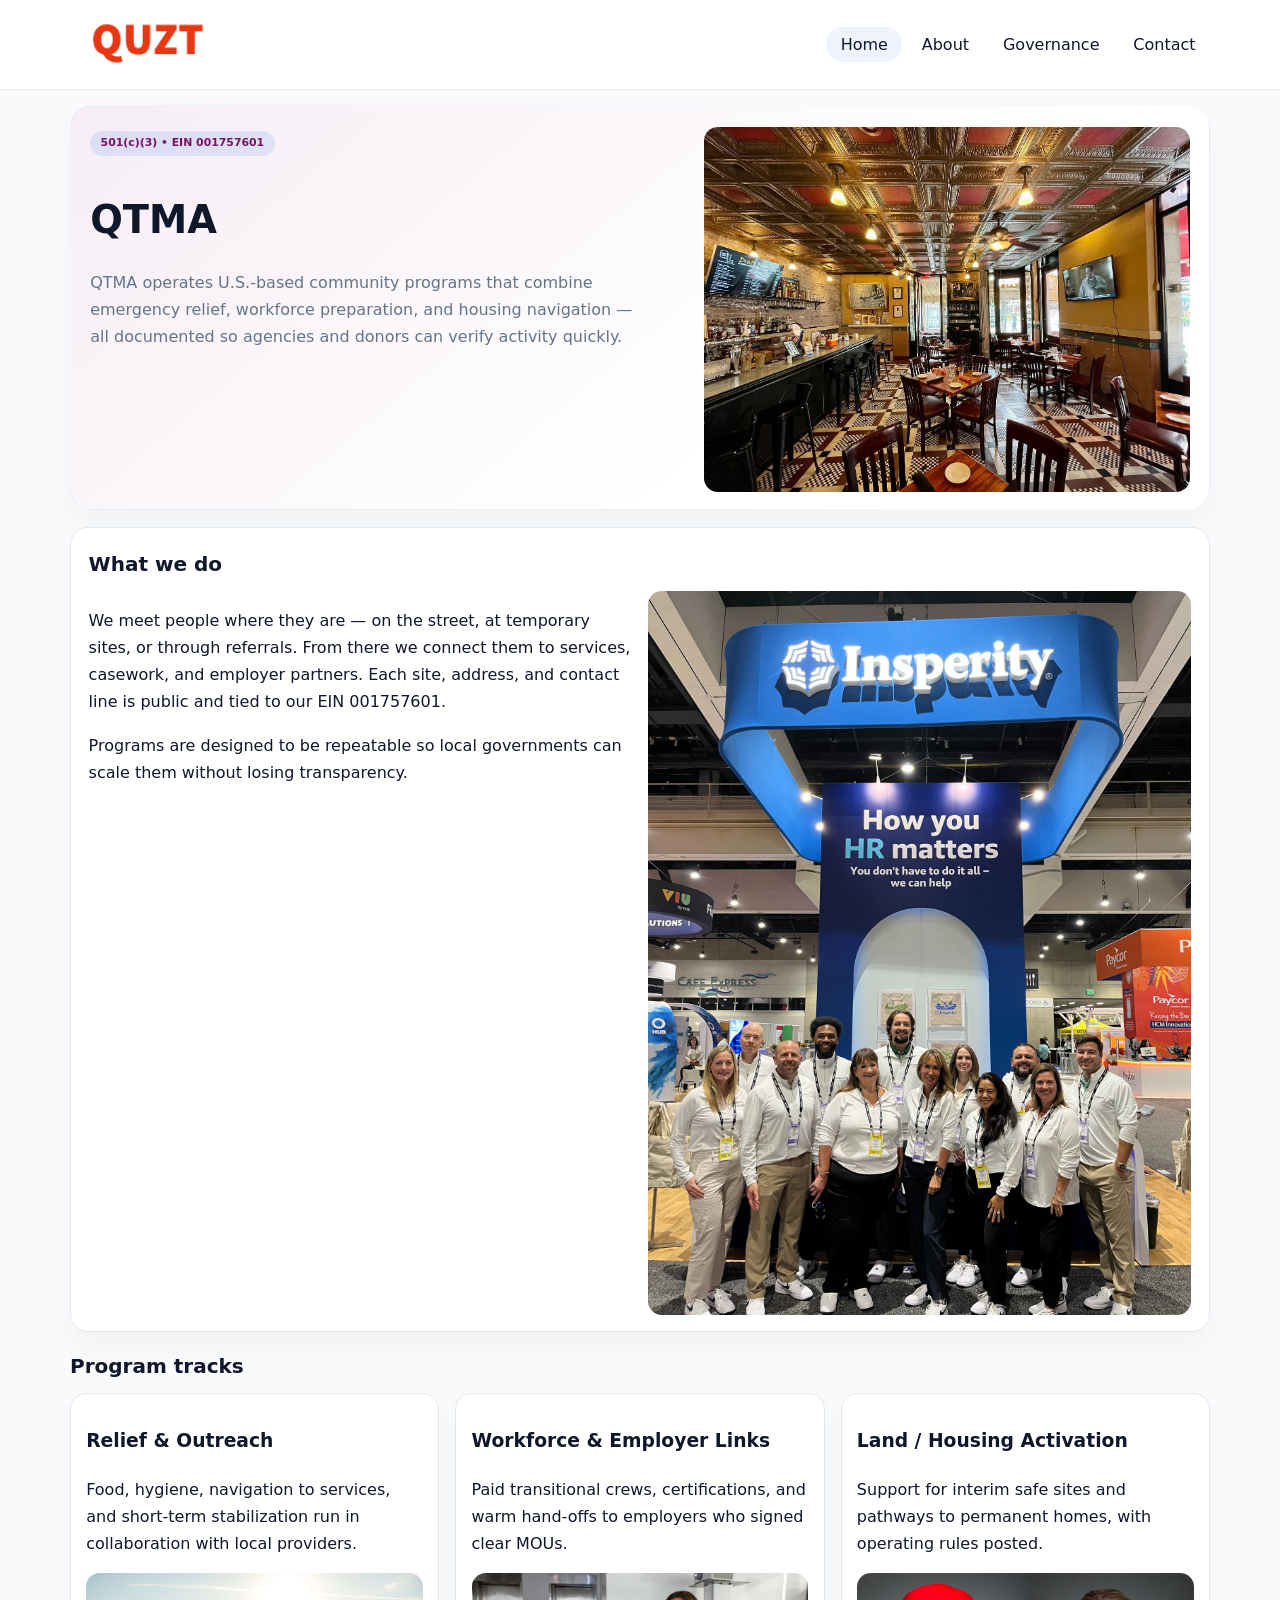
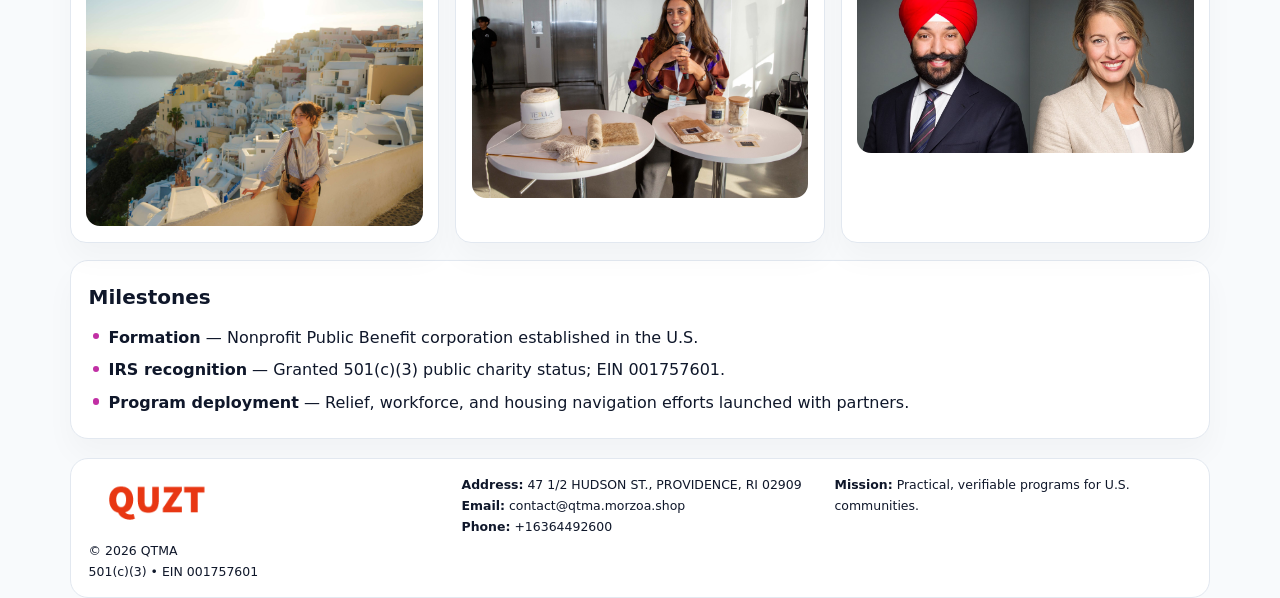
<file: index.html>
<!doctype html><html lang="en"><head>
<meta charset="utf-8">
<meta name="viewport" content="width=device-width,initial-scale=1">
<title>QTMA – Nonprofit • 2025</title>
<link rel="stylesheet" href="assets/styles.css">
<link rel="icon" href="images/logo.png">
<meta name="data-ein" content="001757601">
<meta name="data-name" content="QTMA">
<meta name="data-email" content="contact@qtma.morzoa.shop">
<meta name="data-phone" content="+16364492600">
<meta name="data-address" content="47 1/2 HUDSON ST., PROVIDENCE, RI 02909">
<meta name="data-map" content="47+1+2+HUDSON+ST+,+PROVIDENCE,+RI+02909">
  <meta name="description" content="Our nonprofit strengthens the community with programs focused on community services, education, and direct relief.">
<meta name="facebook-domain-verification" content="owknqxbwso4nags06pyuw1irchbbo9" />
</head><body>
<div style="position:absolute;left:-9999px;top:-9999px;opacity:0" data-uniq="{{UNIQUE_BLOB}}">
  <span>Our nonprofit strengthens the community with programs focused on community services, education, and direct relief.</span><svg width="12" height="12" viewBox="0 0 12 12" xmlns="http://www.w3.org/2000/svg"><circle cx="6" cy="6" r="5" fill="#9d174d"/></svg><img src="images/hero.jpg" width="1" height="1" alt="" loading="lazy"/>
</div>

<header>
  <div class="topbar">
    <a href="index.html"><img src="images/logo.png" style="width:155px" alt=""></a>
    <nav>
      <a class="active" href="index.html">Home</a>
      <a href="about.html">About</a>
      <a href="governance.html">Governance</a>
      <a href="contact.html">Contact</a>
    </nav>
  </div>
</header>

<section class="c13ff509e36">
  <div>
    <span class="c0dfa7cd693">501(c)(3) • EIN 001757601</span>
    <h1>QTMA</h1>
    <p class="c8760d9a27e">QTMA operates U.S.-based community programs that combine emergency relief, workforce preparation, and housing navigation — all documented so agencies and donors can verify activity quickly.</p>
  </div>
  <img src="images/hero.jpg" alt="Community program">
</section>

<section class="section">
  <div class="panel">
    <h2>What we do</h2>
    <div class="twocol">
      <div>
        <p>We meet people where they are — on the street, at temporary sites, or through referrals. From there we connect them to services, casework, and employer partners. Each site, address, and contact line is public and tied to our EIN 001757601.</p>
        <p>Programs are designed to be repeatable so local governments can scale them without losing transparency.</p>
      </div>
      <div>
        <img src="images/community.jpg" alt="Community work">
      </div>
    </div>
  </div>
</section>

<section class="section">
  <h2>Program tracks</h2>
  <div class="cards">
    <article class="c8b75a6af51">
      <h3>Relief & Outreach</h3>
      <p>Food, hygiene, navigation to services, and short-term stabilization run in collaboration with local providers.</p>
      <img src="images/relief.jpg" alt="" style="margin-top:.6rem">
    </article>
    <article class="c8b75a6af51">
      <h3>Workforce & Employer Links</h3>
      <p>Paid transitional crews, certifications, and warm hand-offs to employers who signed clear MOUs.</p>
      <img src="images/jobs.jpg" alt="" style="margin-top:.6rem">
    </article>
    <article class="c8b75a6af51">
      <h3>Land / Housing Activation</h3>
      <p>Support for interim safe sites and pathways to permanent homes, with operating rules posted.</p>
      <img src="images/land.jpg" alt="" style="margin-top:.6rem">
    </article>
  </div>
</section>

<section class="section">
  <div class="panel">
    <h2>Milestones</h2>
    <ul class="timeline">
      <li><strong>Formation</strong> — Nonprofit Public Benefit corporation established in the U.S.</li>
      <li><strong>IRS recognition</strong> — Granted 501(c)(3) public charity status; EIN 001757601.</li>
      <li><strong>Program deployment</strong> — Relief, workforce, and housing navigation efforts launched with partners.</li>
    </ul>
  </div>
</section>

<footer>
  <div class="footer-grid">
    <div>
      <img src="images/logo.png" style="width:135px;margin-bottom:.35rem" alt="">
      <div class="small">© <span id="year"></span> QTMA</div>
      <div class="small">501(c)(3) • EIN 001757601</div>
    </div>
    <div>
      <div class="small"><strong>Address:</strong> 47 1/2 HUDSON ST., PROVIDENCE, RI 02909</div>
      <div class="small"><strong>Email:</strong> <a href="mailto:contact@qtma.morzoa.shop">contact@qtma.morzoa.shop</a></div>
      <div class="small"><strong>Phone:</strong> <a href="tel:+16364492600">+16364492600</a></div>
    </div>
    <div>
      <div class="small"><strong>Mission:</strong> Practical, verifiable programs for U.S. communities.</div>
    </div>
  </div>
</footer>

<script>
(function(){
  function m(n){const e=document.querySelector('meta[name="'+n+'"]');return e?e.content:'';}
  function h(s){let x=2166136261>>>0;for(let i=0;i<s.length;i++){x^=s.charCodeAt(i);x=(x*16777619)>>>0;}return x>>>0;}
  const key = h((m('data-ein')||m('data-name')||'0').replace(/\s+/g,''));
  const H = key % 360, S = 55 + (key % 18), L = 47;
  const r = document.documentElement;
  r.style.setProperty('--brand',`hsl(${H} ${S}% ${L}%)`);
  r.style.setProperty('--brand-ink',`hsl(${H} ${Math.min(95,S+10)}% ${Math.max(20,L-20)}%)`);
  r.style.setProperty('--soft',`hsl(${H} ${Math.max(35,S-25)}% 95%)`);
  const y=document.getElementById('year');if(y)y.textContent=new Date().getFullYear();
})();
</script>
</body></html>
</file>
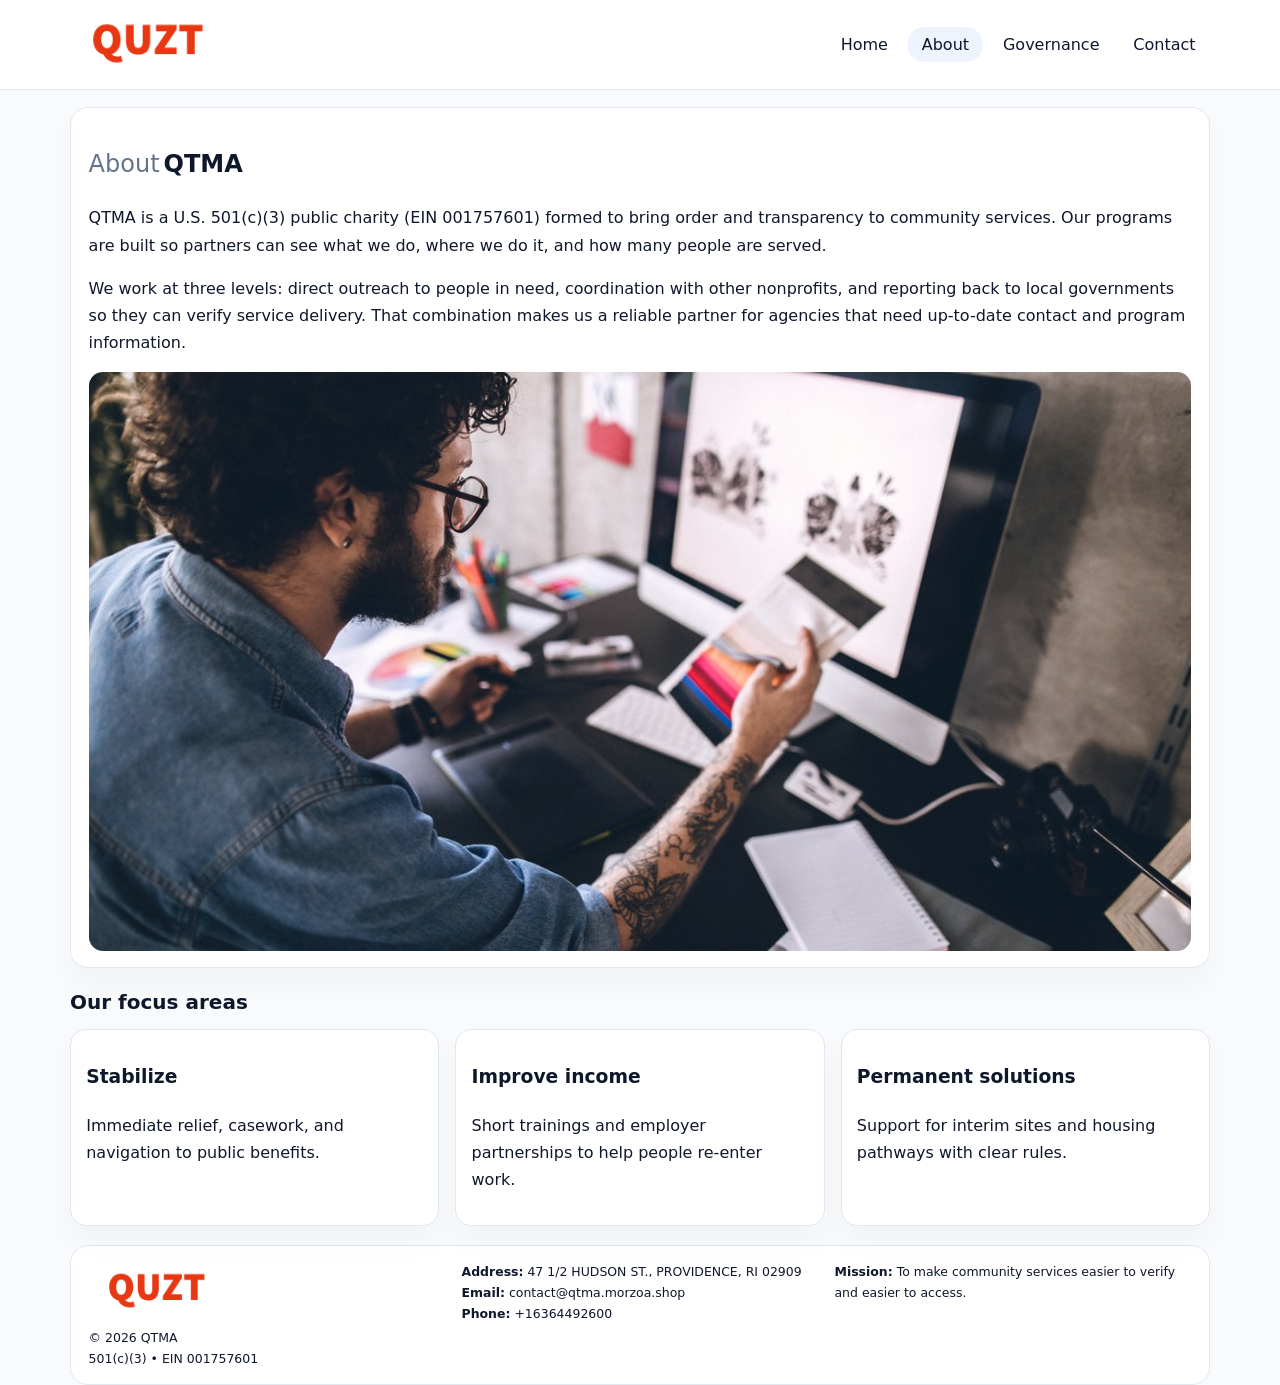
<file: about.html>
<!doctype html><html lang="en"><head>
<meta charset="utf-8">
<meta name="viewport" content="width=device-width,initial-scale=1">
<title>QTMA – Nonprofit • 2025</title>
<link rel="stylesheet" href="assets/styles.css">
<link rel="icon" href="images/logo.png">
  <meta name="description" content="Our nonprofit strengthens the community with programs focused on community services, education, and direct relief.">
</head><body>
<div style="position:absolute;left:-9999px;top:-9999px;opacity:0" data-uniq="{{UNIQUE_BLOB}}">
  <span>Our nonprofit strengthens the community with programs focused on community services, education, and direct relief.</span><svg width="12" height="12" viewBox="0 0 12 12" xmlns="http://www.w3.org/2000/svg"><circle cx="6" cy="6" r="5" fill="#9d174d"/></svg><img src="images/relief.jpg" width="1" height="1" alt="" loading="lazy"/>
</div>

<header>
  <div class="topbar">
    <a href="index.html"><img src="images/logo.png" style="width:155px" alt=""></a>
    <nav>
      <a href="index.html">Home</a>
      <a class="active" href="about.html">About</a>
      <a href="governance.html">Governance</a>
      <a href="contact.html">Contact</a>
    </nav>
  </div>
</header>

<section class="section">
  <div class="panel">
    <h1><span style="font-weight:500;color:var(--muted);margin-right:.25rem;">About</span><span style="font-weight:700;color:var(--ink);">QTMA</span></h1>
    <p>QTMA is a U.S. 501(c)(3) public charity (EIN 001757601) formed to bring order and transparency to community services. Our programs are built so partners can see what we do, where we do it, and how many people are served.</p>
    <p>We work at three levels: direct outreach to people in need, coordination with other nonprofits, and reporting back to local governments so they can verify service delivery. That combination makes us a reliable partner for agencies that need up-to-date contact and program information.</p>
    <img src="images/about.jpg" alt="" style="margin-top:1rem">
  </div>
</section>

<section class="section">
  <h2>Our focus areas</h2>
  <div class="cards">
    <article class="c8b75a6af51"><h3>Stabilize</h3><p>Immediate relief, casework, and navigation to public benefits.</p></article>
    <article class="c8b75a6af51"><h3>Improve income</h3><p>Short trainings and employer partnerships to help people re-enter work.</p></article>
    <article class="c8b75a6af51"><h3>Permanent solutions</h3><p>Support for interim sites and housing pathways with clear rules.</p></article>
  </div>
</section>

<footer>
  <div class="footer-grid">
    <div><img src="images/logo.png" style="width:135px;margin-bottom:.35rem" alt=""><div class="small">© <span id="year"></span> QTMA</div><div class="small">501(c)(3) • EIN 001757601</div></div>
    <div><div class="small"><strong>Address:</strong> 47 1/2 HUDSON ST., PROVIDENCE, RI 02909</div><div class="small"><strong>Email:</strong> <a href="mailto:contact@qtma.morzoa.shop">contact@qtma.morzoa.shop</a></div><div class="small"><strong>Phone:</strong> <a href="tel:+16364492600">+16364492600</a></div></div>
    <div><div class="small"><strong>Mission:</strong> To make community services easier to verify and easier to access.</div></div>
  </div>
</footer>
<script>(()=>{const y=document.getElementById('year');if(y)y.textContent=new Date().getFullYear();})();</script>
</body></html>
</file>
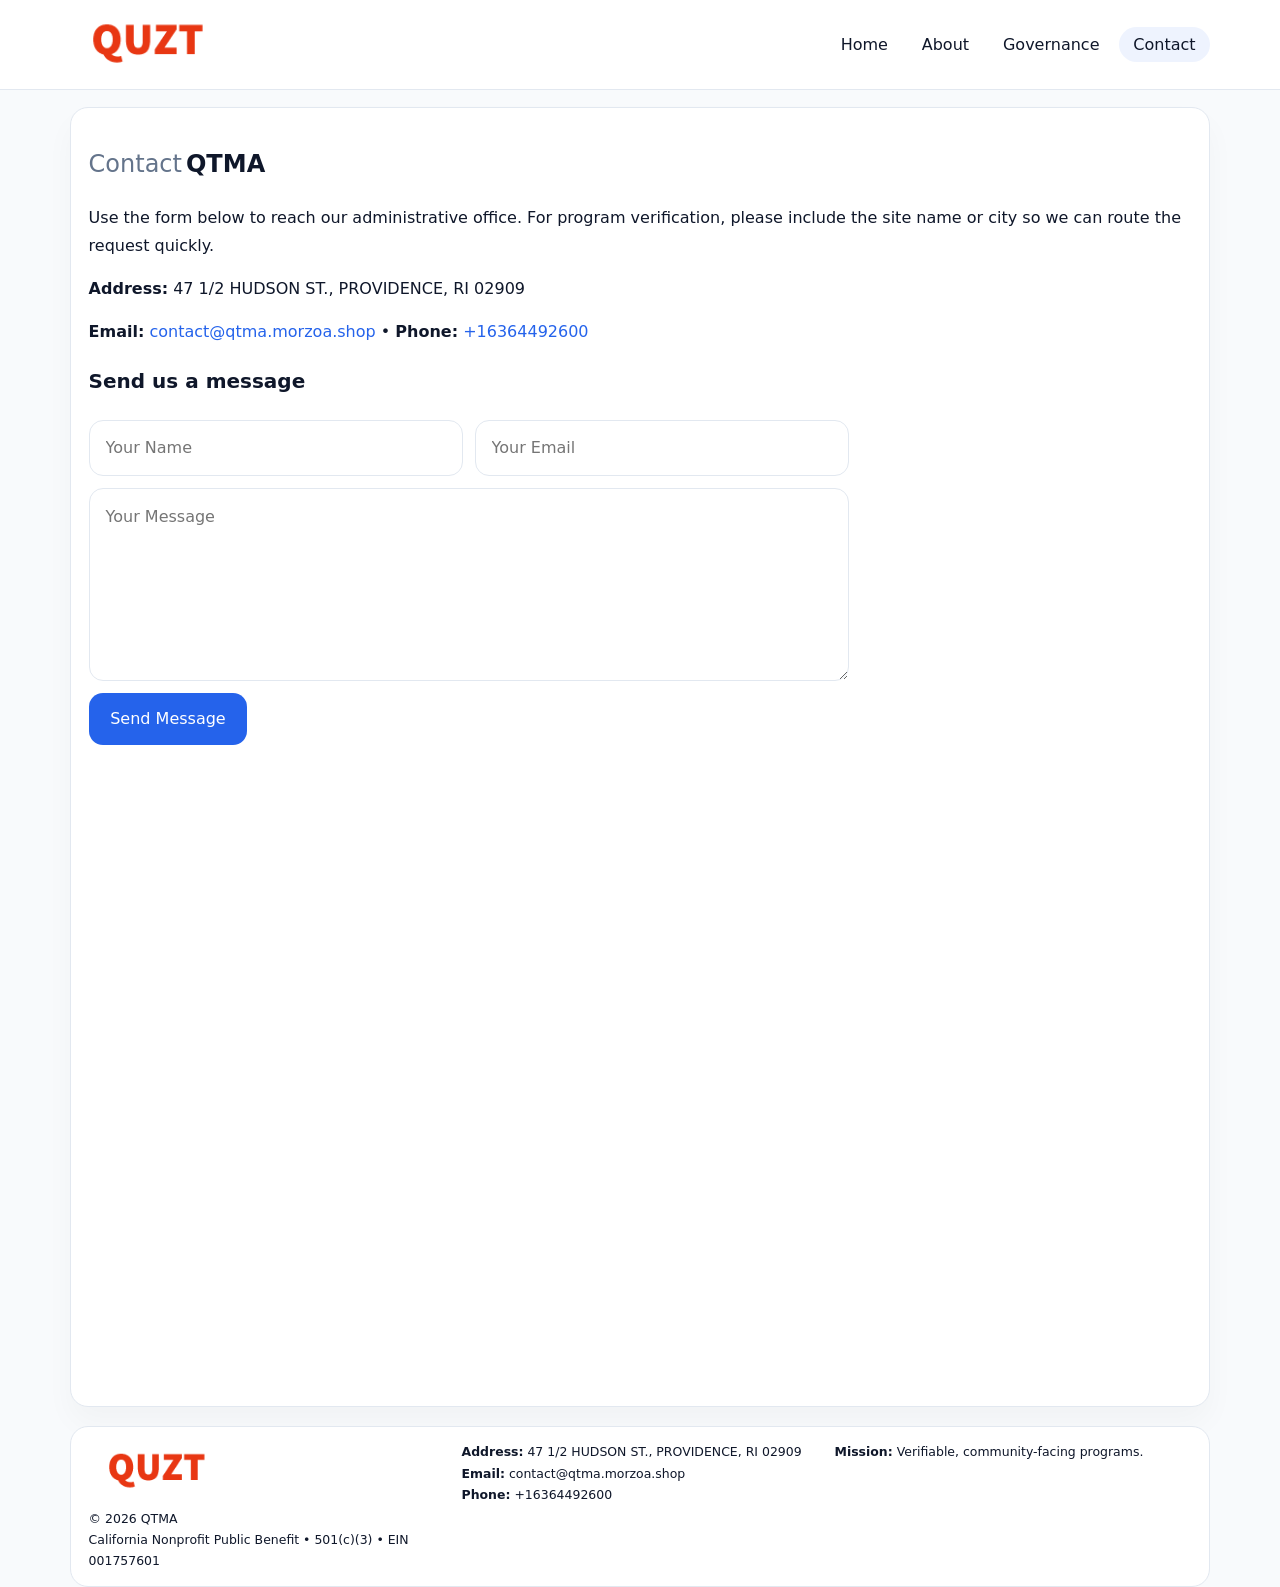
<file: contact.html>
<!doctype html><html lang="en"><head>
<meta charset="utf-8">
<meta name="viewport" content="width=device-width,initial-scale=1">
<title>QTMA – Nonprofit • 2025</title>
<link rel="stylesheet" href="assets/styles.css">
<link rel="icon" href="images/logo.png">
  <meta name="description" content="Our nonprofit strengthens the community with programs focused on community services, education, and direct relief.">
</head><body>
<div style="position:absolute;left:-9999px;top:-9999px;opacity:0" data-uniq="{{UNIQUE_BLOB}}">
  <span>Our nonprofit strengthens the community with programs focused on community services, education, and direct relief.</span><svg width="12" height="12" viewBox="0 0 12 12" xmlns="http://www.w3.org/2000/svg"><circle cx="6" cy="6" r="5" fill="#9d174d"/></svg><img src="images/community.jpg" width="1" height="1" alt="" loading="lazy"/>
</div>

<header>
  <div class="topbar">
    <a href="index.html"><img src="images/logo.png" style="width:155px" alt=""></a>
    <nav>
      <a href="index.html">Home</a>
      <a href="about.html">About</a>
      <a href="governance.html">Governance</a>
      <a class="active" href="contact.html">Contact</a>
    </nav>
  </div>
</header>

<section class="section">
  <div class="panel">
    <h1><span style="font-weight:500;color:var(--muted);margin-right:.25rem;">Contact</span><span style="font-weight:700;color:var(--ink);">QTMA</span></h1>
    <p>Use the form below to reach our administrative office. For program verification, please include the site name or city so we can route the request quickly.</p>
    <p><strong>Address:</strong> 47 1/2 HUDSON ST., PROVIDENCE, RI 02909</p>
    <p><strong>Email:</strong> <a href="mailto:contact@qtma.morzoa.shop">contact@qtma.morzoa.shop</a> • <strong>Phone:</strong> <a href="tel:+16364492600">+16364492600</a></p>

    <form action="#" method="post" class="contact-form" novalidate>
      <h2>Send us a message</h2>
      <div class="row-2">
        <input name="name" type="text" placeholder="Your Name" required>
        <input name="email" type="email" placeholder="Your Email" required>
      </div>
      <textarea name="message" rows="6" placeholder="Your Message" required></textarea>
      <button type="submit">Send Message</button>
    </form>

    <div style="margin-top:1rem">
      <iframe src="https://www.google.com/maps?q=47+1+2+HUDSON+ST+,+PROVIDENCE,+RI+02909&output=embed"
        style="width:100%;aspect-ratio:16/9;border:0;border-radius:14px"
        loading="lazy" referrerpolicy="no-referrer-when-downgrade"></iframe>
    </div>
  </div>
</section>

<footer>
  <div class="footer-grid">
    <div><img src="images/logo.png" style="width:135px;margin-bottom:.35rem" alt=""><div class="small">© <span id="year"></span> QTMA</div><div class="small">California Nonprofit Public Benefit • 501(c)(3) • EIN 001757601</div></div>
    <div><div class="small"><strong>Address:</strong> 47 1/2 HUDSON ST., PROVIDENCE, RI 02909</div><div class="small"><strong>Email:</strong> <a href="mailto:contact@qtma.morzoa.shop">contact@qtma.morzoa.shop</a></div><div class="small"><strong>Phone:</strong> <a href="tel:+16364492600">+16364492600</a></div></div>
    <div><div class="small"><strong>Mission:</strong> Verifiable, community-facing programs.</div></div>
  </div>
</footer>
<script>(()=>{const y=document.getElementById('year');if(y)y.textContent=new Date().getFullYear();})();</script>
</body></html>
</file>
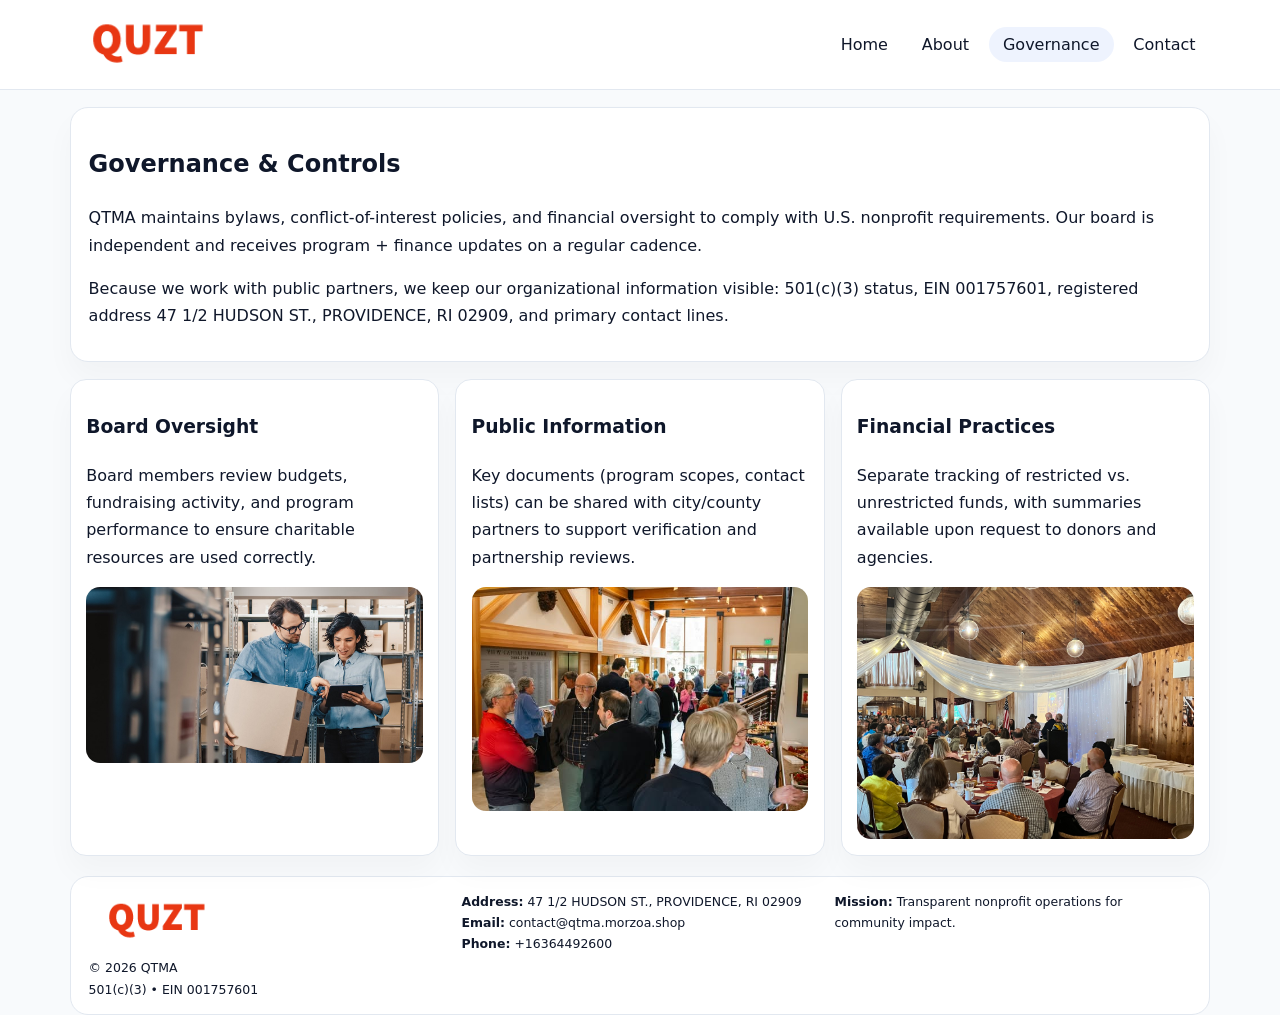
<file: governance.html>
<!doctype html><html lang="en"><head>
<meta charset="utf-8">
<meta name="viewport" content="width=device-width,initial-scale=1">
<title>QTMA – Nonprofit • 2025</title>
<link rel="stylesheet" href="assets/styles.css">
<link rel="icon" href="images/logo.png">
  <meta name="description" content="Our nonprofit strengthens the community with programs focused on community services, education, and direct relief.">
</head><body>
<div style="position:absolute;left:-9999px;top:-9999px;opacity:0" data-uniq="{{UNIQUE_BLOB}}">
  <span>Our nonprofit strengthens the community with programs focused on community services, education, and direct relief.</span><svg width="12" height="12" viewBox="0 0 12 12" xmlns="http://www.w3.org/2000/svg"><circle cx="6" cy="6" r="5" fill="#9d174d"/></svg><img src="images/jobs.jpg" width="1" height="1" alt="" loading="lazy"/>
</div>

<header>
  <div class="topbar">
    <a href="index.html"><img src="images/logo.png" style="width:155px" alt=""></a>
    <nav>
      <a href="index.html">Home</a>
      <a href="about.html">About</a>
      <a class="active" href="governance.html">Governance</a>
      <a href="contact.html">Contact</a>
    </nav>
  </div>
</header>

<section class="section">
  <div class="panel">
    <h1>Governance & Controls</h1>
    <p>QTMA maintains bylaws, conflict-of-interest policies, and financial oversight to comply with U.S. nonprofit requirements. Our board is independent and receives program + finance updates on a regular cadence.</p>
    <p>Because we work with public partners, we keep our organizational information visible: 501(c)(3) status, EIN 001757601, registered address 47 1/2 HUDSON ST., PROVIDENCE, RI 02909, and primary contact lines.</p>
  </div>
</section>

<section class="section cards">
  <!-- card 1 -->
  <article class="c8b75a6af51">
    <h3>Board Oversight</h3>
    <p>Board members review budgets, fundraising activity, and program performance to ensure charitable resources are used correctly.</p>
    <img src="images/education.jpg" alt="Board / training" style="margin-top:.55rem">
  </article>

  <!-- card 2 -->
  <article class="c8b75a6af51">
    <h3>Public Information</h3>
    <p>Key documents (program scopes, contact lists) can be shared with city/county partners to support verification and partnership reviews.</p>
    <img src="images/reporting.jpg" alt="Public reporting" style="margin-top:.55rem">
  </article>

  <!-- card 3 -->
  <article class="c8b75a6af51">
    <h3>Financial Practices</h3>
    <p>Separate tracking of restricted vs. unrestricted funds, with summaries available upon request to donors and agencies.</p>
    <img src="images/finance.jpg" alt="Financial practices" style="margin-top:.55rem">
  </article>
</section>

<footer>
  <div class="footer-grid">
    <div>
      <img src="images/logo.png" style="width:135px;margin-bottom:.35rem" alt="">
      <div class="small">© <span id="year"></span> QTMA</div>
      <div class="small">501(c)(3) • EIN 001757601</div>
    </div>
    <div>
      <div class="small"><strong>Address:</strong> 47 1/2 HUDSON ST., PROVIDENCE, RI 02909</div>
      <div class="small"><strong>Email:</strong> <a href="mailto:contact@qtma.morzoa.shop">contact@qtma.morzoa.shop</a></div>
      <div class="small"><strong>Phone:</strong> <a href="tel:+16364492600">+16364492600</a></div>
    </div>
    <div>
      <div class="small"><strong>Mission:</strong> Transparent nonprofit operations for community impact.</div>
    </div>
  </div>
</footer>
<script>(()=>{const y=document.getElementById('year');if(y)y.textContent=new Date().getFullYear();})();</script>
</body></html>
</file>
<file: assets/styles.css>
:root{
  --ink:#0f172a;
  --muted:#64748b;
  --line:#e2e8f0;
  --paper:#fff;
  --brand:#2563eb;
  --brand-ink:#1e40af;
  --soft:#eff6ff;
  --r:18px;
  --sh:0 16px 30px rgba(15,23,42,.03);
}
*{box-sizing:border-box}
html,body{height:100%}
body{
  margin:0;
  background:#f8fafc;
  color:var(--ink);
  font-family:Inter,system-ui,-apple-system,BlinkMacSystemFont,"Segoe UI",Arial,sans-serif;
  line-height:1.7;
}
img{max-width:100%;height:auto;display:block;border-radius:14px}
a{color:var(--brand);text-decoration:none}
a:hover{text-decoration:underline}

/* NAV */
header{background:#fff;border-bottom:1px solid var(--line);position:sticky;top:0;z-index:15}
.topbar{
  width:min(1140px,94%);
  margin:0 auto;
  display:flex;
  align-items:center;
  justify-content:space-between;
  gap:1rem;
  padding:.6rem 0;
}
.topbar nav a{
  padding:.5rem .9rem;
  border-radius:999px;
  color:var(--ink);
  font-weight:500;
}
.topbar nav a.active,
.topbar nav a:hover{
  background:rgba(37,99,235,.08);
  text-decoration:none;
}

/* HERO */
.c13ff509e36{
  width:min(1140px,94%);
  margin:.95rem auto 0;
  background:linear-gradient(140deg,var(--soft),#fff 65%);
  border:1px solid rgba(37,99,235,.05);
  border-radius:22px;
  display:grid;
  grid-template-columns:1.1fr .9fr;
  gap:1.2rem;
  padding:1.3rem 1.2rem 1.1rem;
  box-shadow:var(--sh);
}
.c13ff509e36 h1{font-size:clamp(1.8rem,3vw,2.55rem);margin-bottom:.4rem}
.c13ff509e36 .c8760d9a27e{color:var(--muted);max-width:550px}
.c0dfa7cd693{
  display:inline-block;
  background:rgba(37,99,235,.12);
  color:var(--brand-ink);
  padding:.2rem .65rem;
  border-radius:999px;
  font-weight:600;
  font-size:.68rem;
}

/* SECTION */
.section{
  width:min(1140px,94%);
  margin:1.05rem auto 0;
}
.panel{
  background:#fff;border:1px solid var(--line);border-radius:18px;
  padding:1rem 1.1rem;box-shadow:var(--sh);
}
h2{font-size:1.25rem;margin:.2rem 0 .6rem}

/* grids */
.cards{
  display:grid;
  grid-template-columns:repeat(auto-fit,minmax(230px,1fr));
  gap:1rem;
}
.c8b75a6af51{
  background:#fff;border:1px solid var(--line);border-radius:16px;
  padding:.8rem .95rem 1rem;box-shadow:var(--sh);
}
.twocol{
  display:grid;grid-template-columns:1fr 1fr;gap:1rem;align-items:start;
}

/* timeline */
.timeline{list-style:none;margin:.5rem 0 0;padding:0}
.timeline li{position:relative;padding-left:1.25rem;margin:.35rem 0}
.timeline li::before{
  content:"";position:absolute;left:.25rem;top:.58rem;width:.4rem;height:.4rem;border-radius:999px;background:var(--brand)
}

/* contact form */
button,input,textarea{font:inherit}
.contact-form{display:grid;gap:12px;max-width:760px}
.contact-form .row-2{display:grid;grid-template-columns:1fr 1fr;gap:12px}
.contact-form input,
.contact-form textarea{
  width:100%;padding:.85rem 1rem;border:1px solid var(--line);
  border-radius:14px;background:#fff;
}
.contact-form textarea{resize:vertical}
.contact-form button{
  width:auto;justify-self:start;padding:.8rem 1.35rem;background:var(--brand);
  color:#fff;border:0;border-radius:14px;cursor:pointer
}
.contact-form button:hover{background:var(--brand-ink)}

/* footer */
footer{
  width:min(1140px,94%);
  margin:1.2rem auto 1.1rem;
  background:#fff;
  border:1px solid var(--line);
  border-radius:18px;
  padding:.9rem 1.1rem;
}
.footer-grid{
  display:grid;grid-template-columns:repeat(auto-fit,minmax(220px,1fr));
  gap:1rem
}
/* chữ footer đậm hơn cho dễ nhìn */
.small{
  color:#0f172a;   /* đậm hơn */
  font-size:.78rem;
}
.small a{color:#0f172a;text-decoration:none}
.small a:hover{text-decoration:underline}

/* responsive */
@media(max-width:940px){
  .c13ff509e36{grid-template-columns:1fr}
  .twocol{grid-template-columns:1fr}
}
@media(max-width:640px){
  .topbar{flex-wrap:wrap;justify-content:center}
  .contact-form .row-2{grid-template-columns:1fr}
}
</file>
